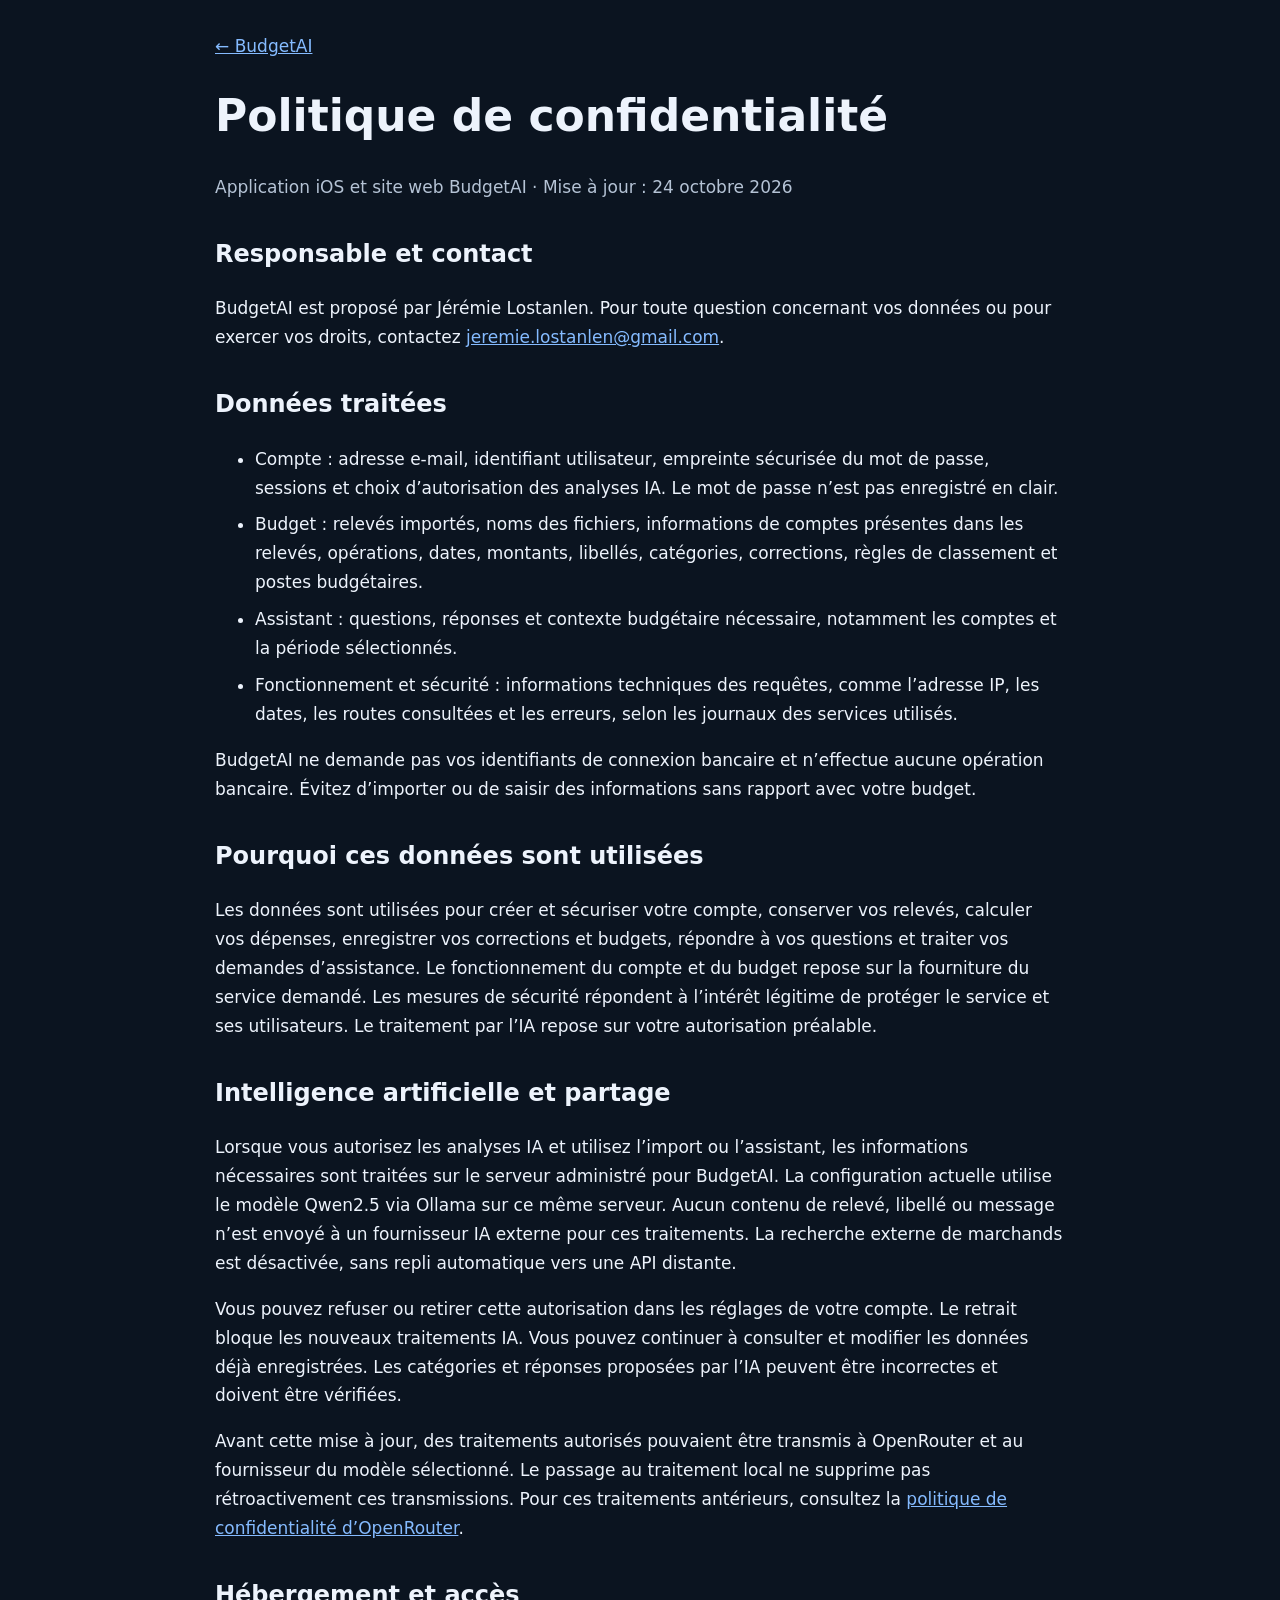
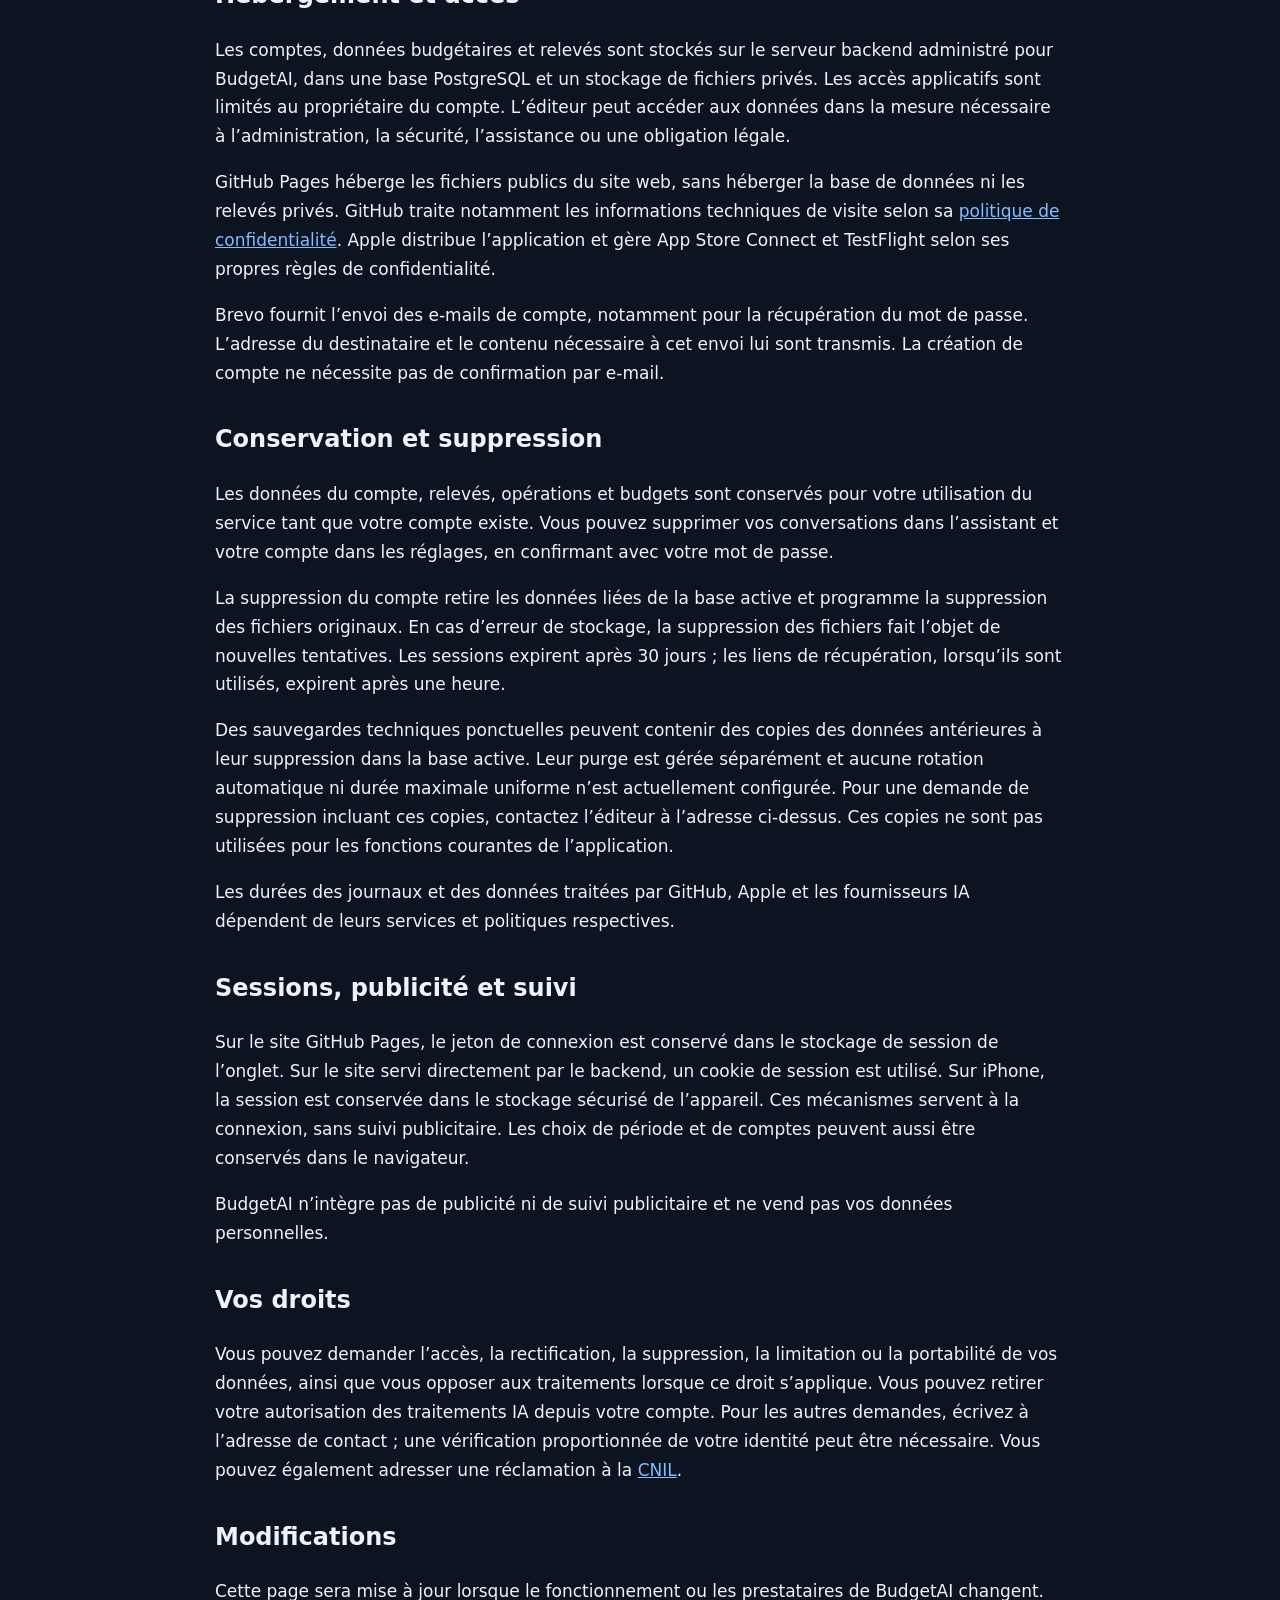
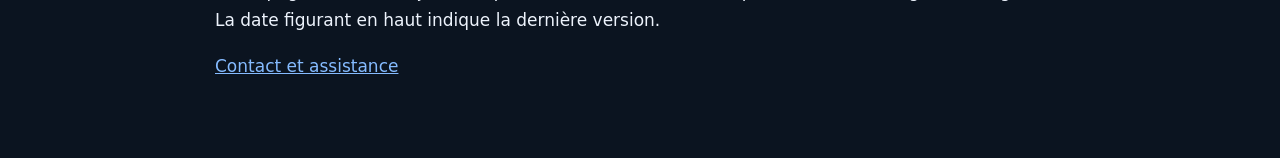
<file: privacy.html>
<!doctype html>
<html lang="fr"><head><meta charset="utf-8"><meta name="viewport" content="width=device-width,initial-scale=1"><title>Confidentialité · BudgetAI</title><style>body{margin:0;background:#0b1420;color:#edf3fc;font:17px/1.7 system-ui,sans-serif}main{max-width:850px;margin:auto;padding:32px 22px 60px}h1{font-size:clamp(30px,5vw,44px);line-height:1.2}h2{margin-top:32px;font-size:24px}a{color:#85bbff;overflow-wrap:anywhere}a:focus-visible{outline:3px solid #85bbff;outline-offset:4px}li{margin:8px 0}.muted{color:#b5c3d5}</style></head>
<body><main><a href="index.html">← BudgetAI</a><h1>Politique de confidentialité</h1><p class="muted">Application iOS et site web BudgetAI · Mise à jour : 24 octobre 2026</p>
<h2>Responsable et contact</h2><p>BudgetAI est proposé par Jérémie Lostanlen. Pour toute question concernant vos données ou pour exercer vos droits, contactez <a href="mailto:jeremie.lostanlen@gmail.com">jeremie.lostanlen@gmail.com</a>.</p>
<h2>Données traitées</h2><ul><li>Compte : adresse e-mail, identifiant utilisateur, empreinte sécurisée du mot de passe, sessions et choix d’autorisation des analyses IA. Le mot de passe n’est pas enregistré en clair.</li><li>Budget : relevés importés, noms des fichiers, informations de comptes présentes dans les relevés, opérations, dates, montants, libellés, catégories, corrections, règles de classement et postes budgétaires.</li><li>Assistant : questions, réponses et contexte budgétaire nécessaire, notamment les comptes et la période sélectionnés.</li><li>Fonctionnement et sécurité : informations techniques des requêtes, comme l’adresse IP, les dates, les routes consultées et les erreurs, selon les journaux des services utilisés.</li></ul><p>BudgetAI ne demande pas vos identifiants de connexion bancaire et n’effectue aucune opération bancaire. Évitez d’importer ou de saisir des informations sans rapport avec votre budget.</p>
<h2>Pourquoi ces données sont utilisées</h2><p>Les données sont utilisées pour créer et sécuriser votre compte, conserver vos relevés, calculer vos dépenses, enregistrer vos corrections et budgets, répondre à vos questions et traiter vos demandes d’assistance. Le fonctionnement du compte et du budget repose sur la fourniture du service demandé. Les mesures de sécurité répondent à l’intérêt légitime de protéger le service et ses utilisateurs. Le traitement par l’IA repose sur votre autorisation préalable.</p>
<h2>Intelligence artificielle et partage</h2><p>Lorsque vous autorisez les analyses IA et utilisez l’import ou l’assistant, les informations nécessaires sont traitées sur le serveur administré pour BudgetAI. La configuration actuelle utilise le modèle Qwen2.5 via Ollama sur ce même serveur. Aucun contenu de relevé, libellé ou message n’est envoyé à un fournisseur IA externe pour ces traitements. La recherche externe de marchands est désactivée, sans repli automatique vers une API distante.</p><p>Vous pouvez refuser ou retirer cette autorisation dans les réglages de votre compte. Le retrait bloque les nouveaux traitements IA. Vous pouvez continuer à consulter et modifier les données déjà enregistrées. Les catégories et réponses proposées par l’IA peuvent être incorrectes et doivent être vérifiées.</p><p>Avant cette mise à jour, des traitements autorisés pouvaient être transmis à OpenRouter et au fournisseur du modèle sélectionné. Le passage au traitement local ne supprime pas rétroactivement ces transmissions. Pour ces traitements antérieurs, consultez la <a href="https://openrouter.ai/privacy">politique de confidentialité d’OpenRouter</a>.</p>
<h2>Hébergement et accès</h2><p>Les comptes, données budgétaires et relevés sont stockés sur le serveur backend administré pour BudgetAI, dans une base PostgreSQL et un stockage de fichiers privés. Les accès applicatifs sont limités au propriétaire du compte. L’éditeur peut accéder aux données dans la mesure nécessaire à l’administration, la sécurité, l’assistance ou une obligation légale.</p><p>GitHub Pages héberge les fichiers publics du site web, sans héberger la base de données ni les relevés privés. GitHub traite notamment les informations techniques de visite selon sa <a href="https://docs.github.com/en/site-policy/privacy-policies/github-general-privacy-statement">politique de confidentialité</a>. Apple distribue l’application et gère App Store Connect et TestFlight selon ses propres règles de confidentialité.</p><p>Brevo fournit l’envoi des e-mails de compte, notamment pour la récupération du mot de passe. L’adresse du destinataire et le contenu nécessaire à cet envoi lui sont transmis. La création de compte ne nécessite pas de confirmation par e-mail.</p>
<h2>Conservation et suppression</h2><p>Les données du compte, relevés, opérations et budgets sont conservés pour votre utilisation du service tant que votre compte existe. Vous pouvez supprimer vos conversations dans l’assistant et votre compte dans les réglages, en confirmant avec votre mot de passe.</p><p>La suppression du compte retire les données liées de la base active et programme la suppression des fichiers originaux. En cas d’erreur de stockage, la suppression des fichiers fait l’objet de nouvelles tentatives. Les sessions expirent après 30 jours ; les liens de récupération, lorsqu’ils sont utilisés, expirent après une heure.</p><p>Des sauvegardes techniques ponctuelles peuvent contenir des copies des données antérieures à leur suppression dans la base active. Leur purge est gérée séparément et aucune rotation automatique ni durée maximale uniforme n’est actuellement configurée. Pour une demande de suppression incluant ces copies, contactez l’éditeur à l’adresse ci-dessus. Ces copies ne sont pas utilisées pour les fonctions courantes de l’application.</p><p>Les durées des journaux et des données traitées par GitHub, Apple et les fournisseurs IA dépendent de leurs services et politiques respectives.</p>
<h2>Sessions, publicité et suivi</h2><p>Sur le site GitHub Pages, le jeton de connexion est conservé dans le stockage de session de l’onglet. Sur le site servi directement par le backend, un cookie de session est utilisé. Sur iPhone, la session est conservée dans le stockage sécurisé de l’appareil. Ces mécanismes servent à la connexion, sans suivi publicitaire. Les choix de période et de comptes peuvent aussi être conservés dans le navigateur.</p><p>BudgetAI n’intègre pas de publicité ni de suivi publicitaire et ne vend pas vos données personnelles.</p>
<h2>Vos droits</h2><p>Vous pouvez demander l’accès, la rectification, la suppression, la limitation ou la portabilité de vos données, ainsi que vous opposer aux traitements lorsque ce droit s’applique. Vous pouvez retirer votre autorisation des traitements IA depuis votre compte. Pour les autres demandes, écrivez à l’adresse de contact ; une vérification proportionnée de votre identité peut être nécessaire. Vous pouvez également adresser une réclamation à la <a href="https://www.cnil.fr/fr/adresser-une-plainte">CNIL</a>.</p>
<h2>Modifications</h2><p>Cette page sera mise à jour lorsque le fonctionnement ou les prestataires de BudgetAI changent. La date figurant en haut indique la dernière version.</p><p><a href="support.html">Contact et assistance</a></p></main></body></html>
</file>
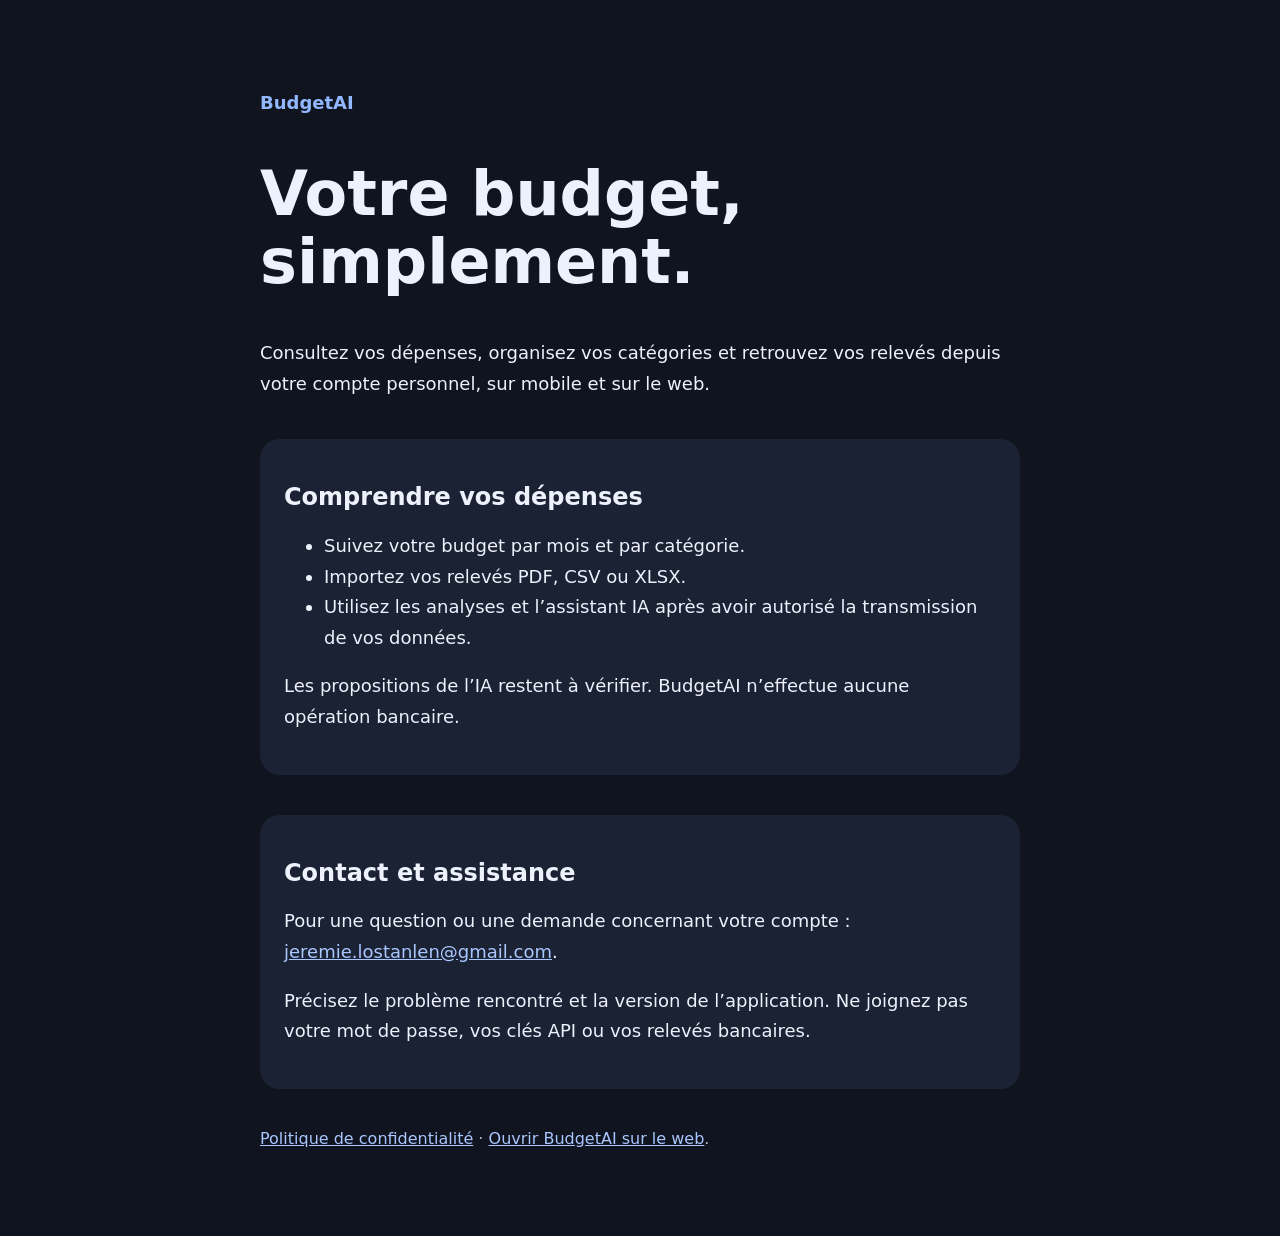
<file: support.html>
<!doctype html>
<html lang="fr">
<head>
  <meta charset="utf-8">
  <meta name="viewport" content="width=device-width, initial-scale=1">
  <meta name="description" content="BudgetAI : vos dépenses, vos relevés et votre budget, sur mobile et sur le web.">
  <title>BudgetAI — Votre budget, simplement</title>
  <style>
    :root { color-scheme: dark; font-family: system-ui, sans-serif; background: #10141f; color: #edf1fc; }
    body { margin: 0; padding: 24px; }
    main { max-width: 760px; margin: 64px auto; }
    .brand { color: #91b7ff; font-weight: 700; }
    h1 { font-size: clamp(36px, 7vw, 62px); line-height: 1.1; }
    p, li { font-size: 18px; line-height: 1.7; }
    section { margin-top: 40px; padding: 24px; background: #1b2233; border-radius: 20px; }
    a { color: #a9c6ff; overflow-wrap: anywhere; }
    a:focus-visible { outline: 3px solid #a9c6ff; outline-offset: 4px; }
    footer { margin-top: 40px; color: #abb5cd; }
  </style>
</head>
<body>
  <main>
    <p class="brand">BudgetAI</p>
    <h1>Votre budget,<br>simplement.</h1>
    <p>Consultez vos dépenses, organisez vos catégories et retrouvez vos relevés depuis votre compte personnel, sur mobile et sur le web.</p>
    <section aria-labelledby="features">
      <h2 id="features">Comprendre vos dépenses</h2>
      <ul>
        <li>Suivez votre budget par mois et par catégorie.</li>
        <li>Importez vos relevés PDF, CSV ou XLSX.</li>
        <li>Utilisez les analyses et l’assistant IA après avoir autorisé la transmission de vos données.</li>
      </ul>
      <p>Les propositions de l’IA restent à vérifier. BudgetAI n’effectue aucune opération bancaire.</p>
    </section>
    <section aria-labelledby="support">
      <h2 id="support">Contact et assistance</h2>
      <p>Pour une question ou une demande concernant votre compte : <a href="mailto:jeremie.lostanlen@gmail.com">jeremie.lostanlen@gmail.com</a>.</p>
      <p>Précisez le problème rencontré et la version de l’application. Ne joignez pas votre mot de passe, vos clés API ou vos relevés bancaires.</p>
    </section>
    <footer><a href="privacy.html">Politique de confidentialité</a> · <a href="index.html">Ouvrir BudgetAI sur le web</a>.</footer>
  </main>
</body>
</html>
</file>
